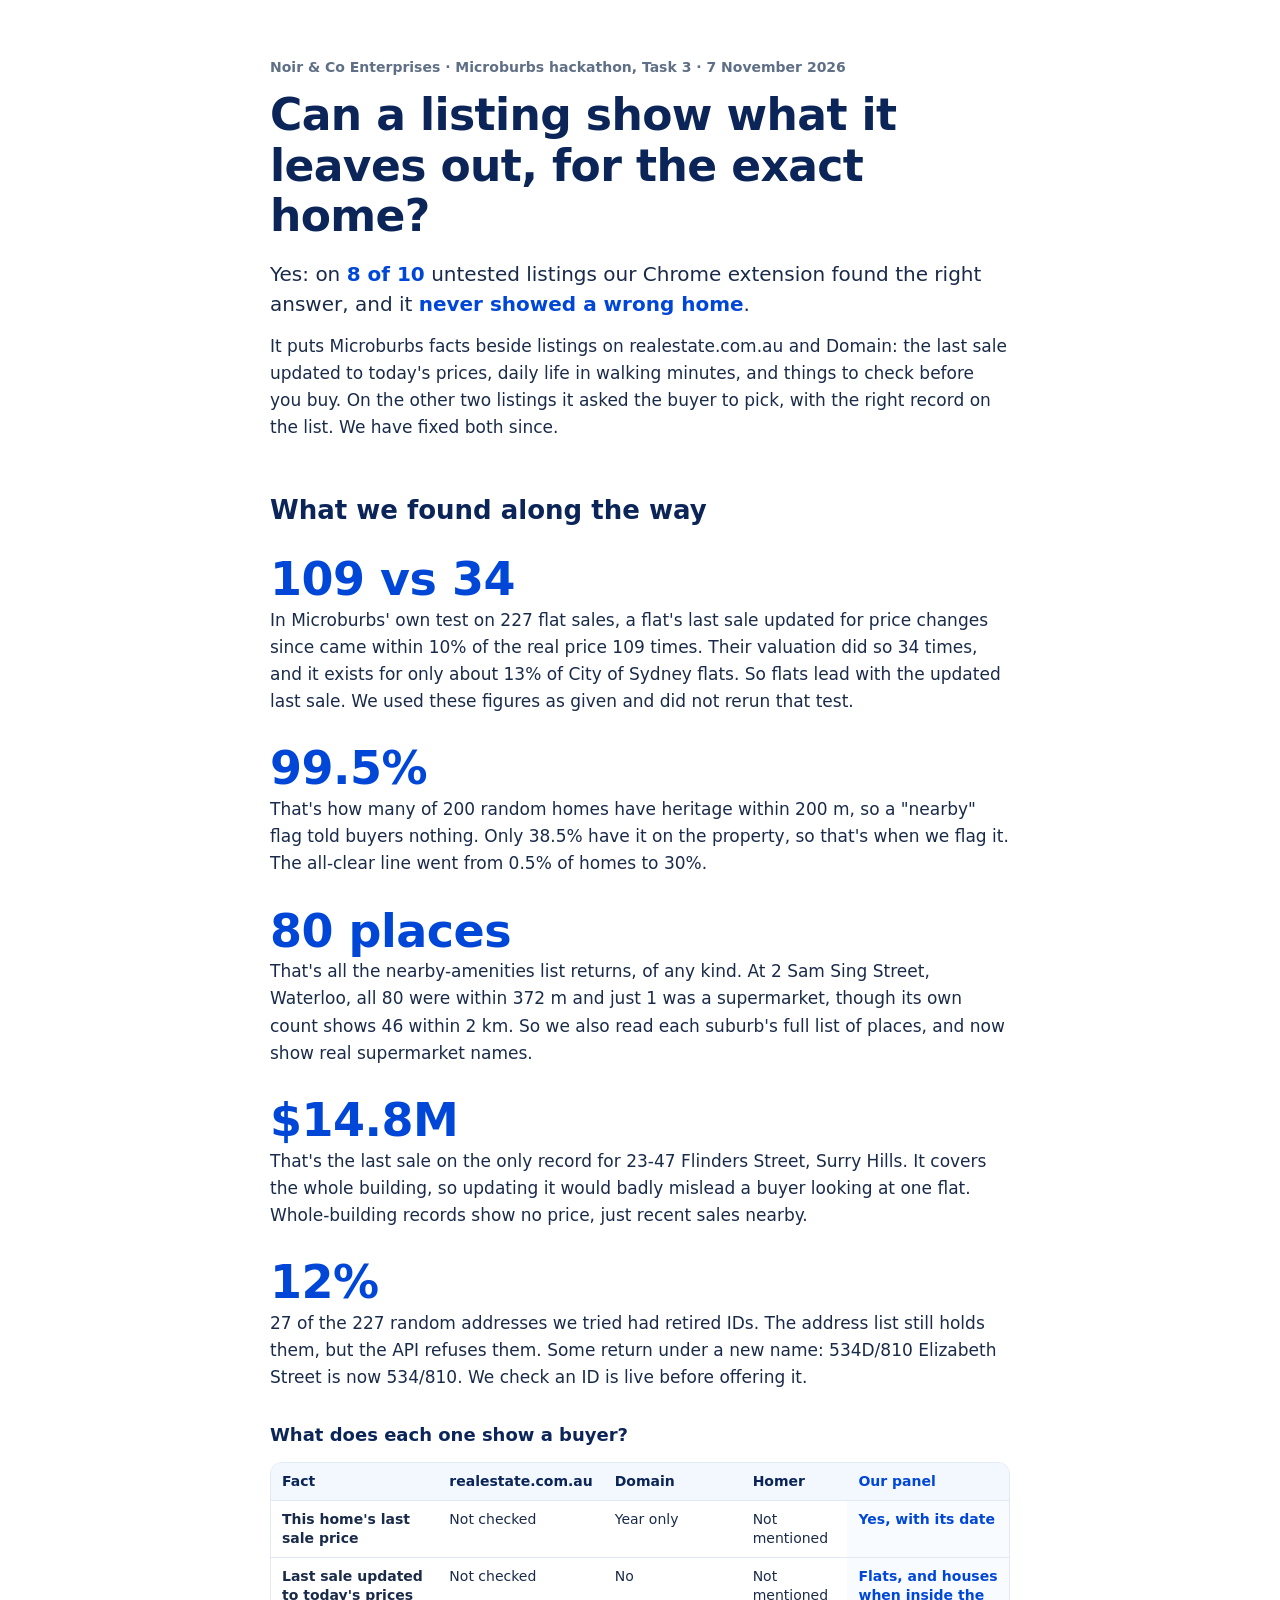
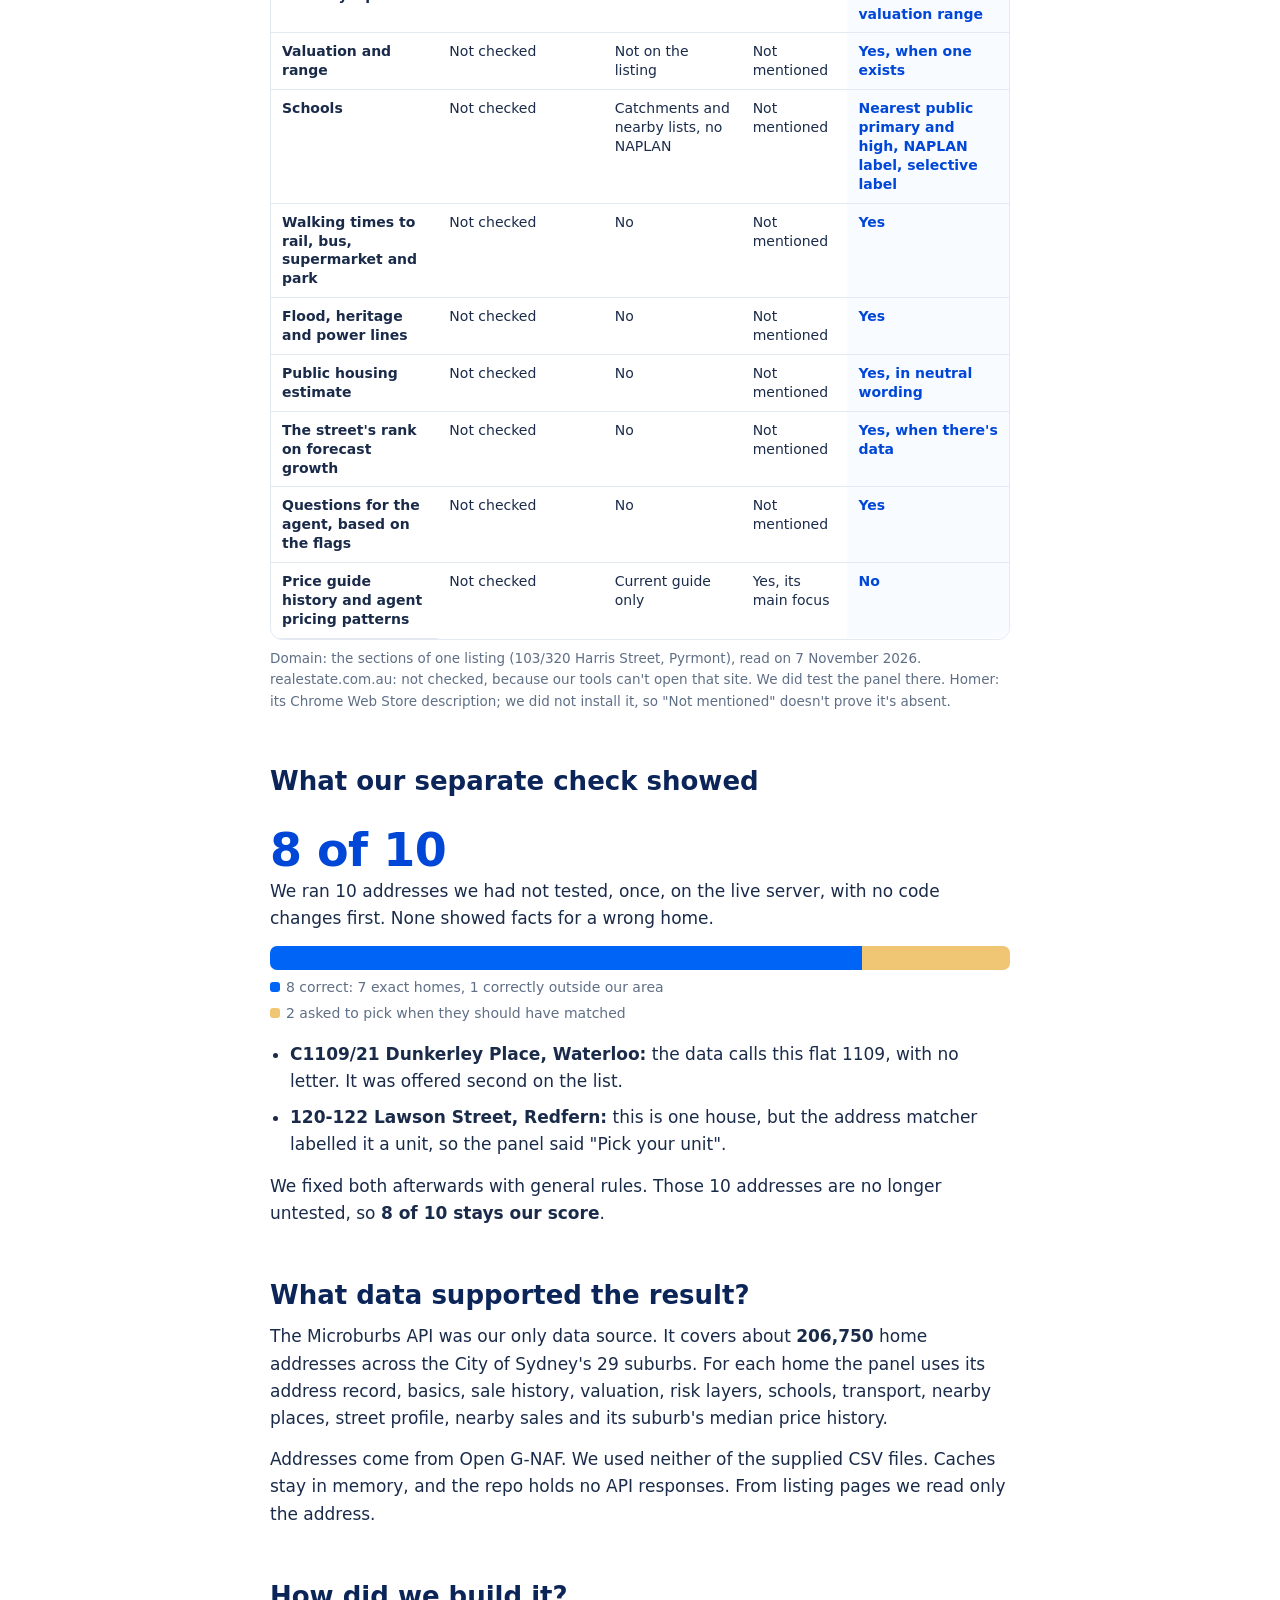
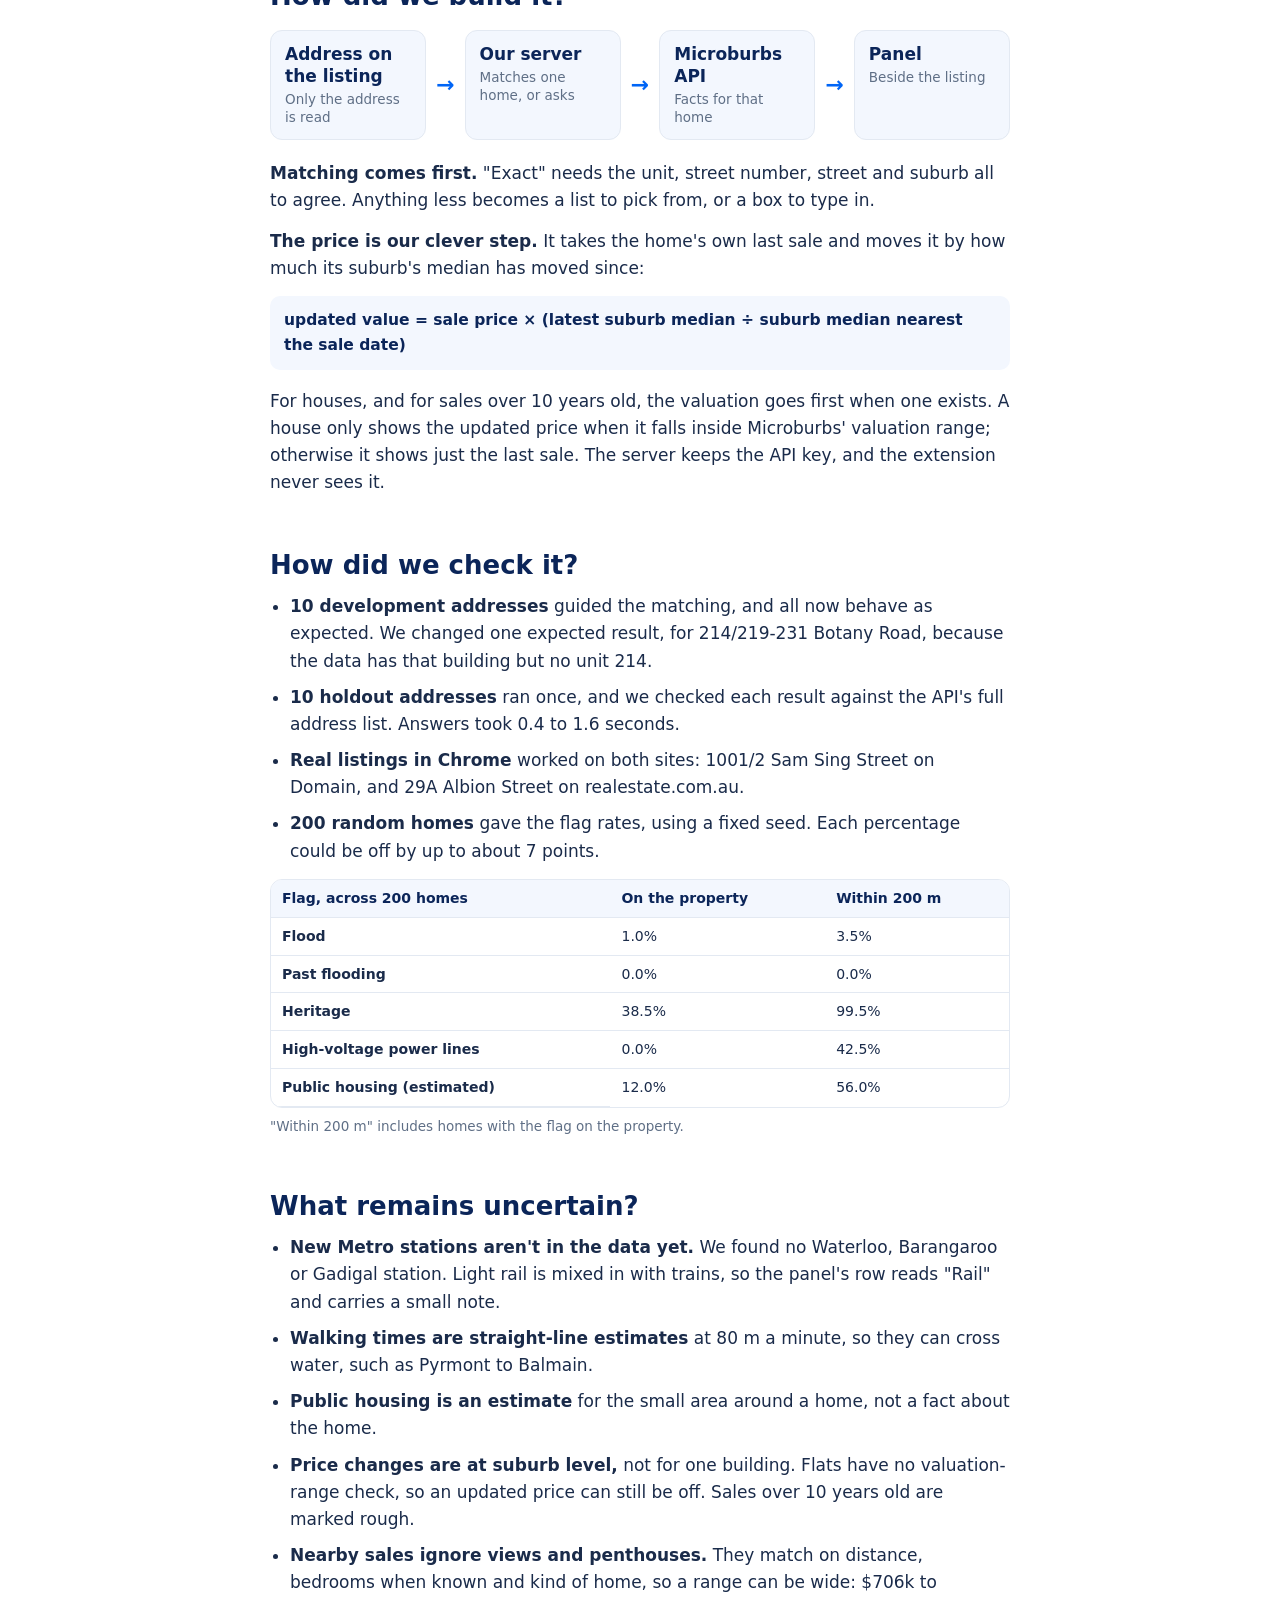
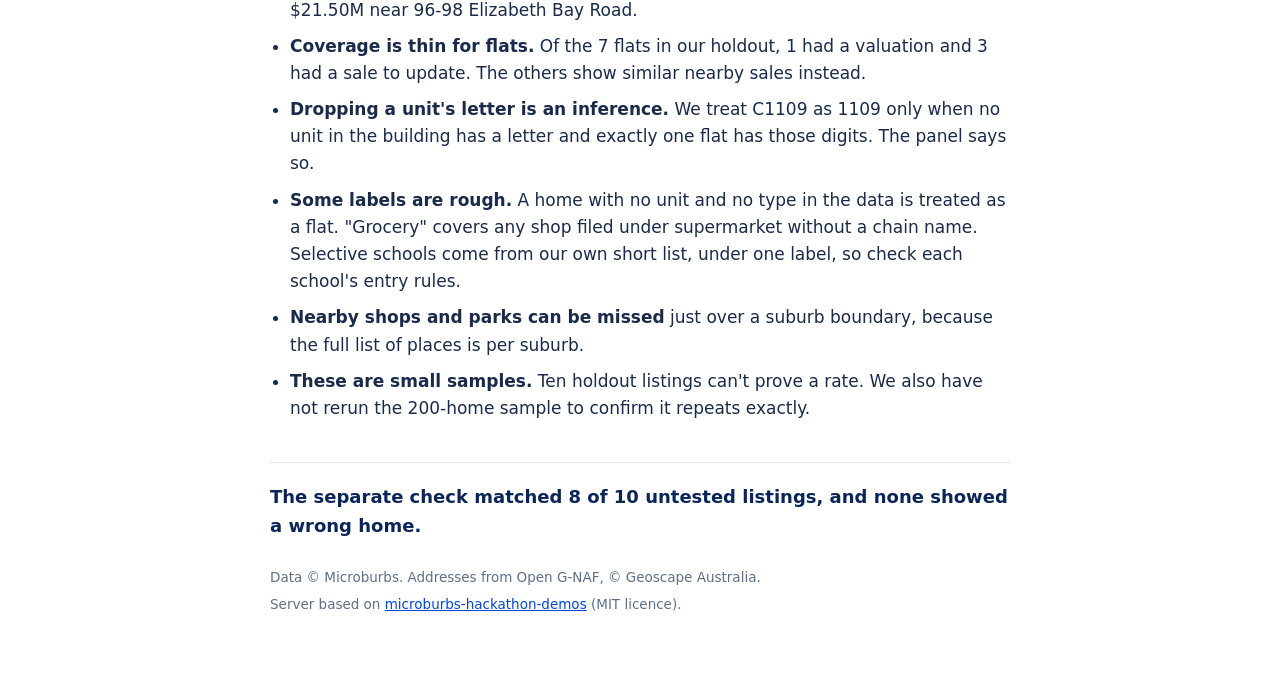
<file: report.html>
<!doctype html>
<html lang="en">
<head>
<meta charset="utf-8">
<meta name="viewport" content="width=device-width, initial-scale=1">
<title>Can a listing show what it leaves out? | Noir &amp; Co Enterprises</title>
<style>
  :root {
    --ink: #1a2b4a; --navy: #0b2559; --grey: #5f6f86; --line: #e3e9f2; --soft: #f3f7fe;
    --blue: #0065f6; --deep: #0047d8; --green: #0b8f5a; --miss: #c27803;
  }
  * { box-sizing: border-box; }
  body {
    margin: 0; background: #fff; color: var(--ink);
    font: 400 17px/1.6 "Avenir Next", Avenir, Montserrat, "Segoe UI", -apple-system, system-ui, sans-serif;
    -webkit-font-smoothing: antialiased;
  }
  main { max-width: 780px; margin: 0 auto; padding: 56px 20px 64px; }
  .eyebrow { margin: 0 0 12px; font-size: 14px; font-weight: 600; color: var(--grey); }
  h1 { margin: 0 0 18px; font-size: clamp(31px, 6vw, 44px); line-height: 1.14; font-weight: 800; letter-spacing: -.6px; color: var(--navy); }
  h2 { margin: 52px 0 12px; font-size: 26px; line-height: 1.25; font-weight: 800; color: var(--navy); }
  h3 { margin: 30px 0 10px; font-size: 18px; font-weight: 700; color: var(--navy); }
  p { margin: 0 0 14px; }
  .lead { font-size: 20px; line-height: 1.5; }
  .lead strong { color: var(--deep); }
  .big { margin: 28px 0 2px; font-size: clamp(36px, 7vw, 46px); line-height: 1.1; font-weight: 800; letter-spacing: -.5px; color: var(--deep); }
  .big + p { margin-bottom: 0; }
  .bar { display: flex; height: 24px; margin: 14px 0 6px; border-radius: 7px; overflow: hidden; }
  .bar span { display: block; }
  .bar .right { width: 80%; background: var(--blue); }
  .bar .wrong { width: 20%; background: #f0c674; }
  .key { display: flex; flex-wrap: wrap; gap: 4px 18px; font-size: 14px; color: var(--grey); }
  .key i { display: inline-block; width: 10px; height: 10px; margin-right: 6px; border-radius: 3px; }
  .flow { display: flex; align-items: stretch; gap: 10px; margin: 18px 0 20px; }
  .step { flex: 1 1 0; padding: 12px 14px; background: var(--soft); border: 1px solid var(--line); border-radius: 12px; font-weight: 700; color: var(--navy); line-height: 1.3; }
  .step small { display: block; margin-top: 4px; font-weight: 400; font-size: 13.5px; color: var(--grey); }
  .arrow { align-self: center; font-size: 22px; font-weight: 800; color: var(--blue); }
  .sum { margin: 14px 0 18px; padding: 12px 14px; background: var(--soft); border-radius: 10px; font-size: 15.5px; font-weight: 600; color: var(--navy); overflow-wrap: anywhere; }
  .scroll { overflow-x: auto; margin: 12px 0 8px; border: 1px solid var(--line); border-radius: 12px; }
  table { width: 100%; min-width: 660px; border-collapse: collapse; font-size: 14px; line-height: 1.35; }
  th, td { padding: 9px 11px; text-align: left; vertical-align: top; border-bottom: 1px solid var(--line); }
  tr:last-child td { border-bottom: 0; }
  thead th { background: var(--soft); font-weight: 700; color: var(--navy); }
  tbody th { font-weight: 600; }
  td.ours { font-weight: 600; color: var(--deep); background: #f8fbff; }
  thead th.ours { color: var(--deep); }
  .note { font-size: 13.5px; color: var(--grey); }
  ul { margin: 0 0 14px; padding-left: 20px; }
  li { margin-bottom: 9px; }
  .closing { margin-top: 40px; padding-top: 20px; border-top: 1px solid var(--line); font-size: 18px; font-weight: 600; color: var(--navy); }
  footer { margin-top: 26px; font-size: 13.5px; color: var(--grey); }
  footer p { margin-bottom: 6px; }
  a { color: var(--deep); }
  @media (max-width: 620px) {
    .flow { flex-direction: column; }
    .arrow { transform: rotate(90deg); }
  }
</style>
</head>
<body>
<main>
  <p class="eyebrow">Noir &amp; Co Enterprises · Microburbs hackathon, Task 3 · 7 November 2026</p>
  <h1>Can a listing show what it leaves out, for the exact home?</h1>
  <p class="lead">Yes: on <strong>8 of 10</strong> untested listings our Chrome extension found the right answer, and it <strong>never showed a wrong home</strong>.</p>
  <p>It puts Microburbs facts beside listings on realestate.com.au and Domain: the last sale updated to today's prices, daily life in walking minutes, and things to check before you buy. On the other two listings it asked the buyer to pick, with the right record on the list. We have fixed both since.</p>

  <h2>What we found along the way</h2>

  <p class="big">109 vs 34</p>
  <p>In Microburbs' own test on 227 flat sales, a flat's last sale updated for price changes since came within 10% of the real price 109 times. Their valuation did so 34 times, and it exists for only about 13% of City of Sydney flats. So flats lead with the updated last sale. We used these figures as given and did not rerun that test.</p>

  <p class="big">99.5%</p>
  <p>That's how many of 200 random homes have heritage within 200 m, so a "nearby" flag told buyers nothing. Only 38.5% have it on the property, so that's when we flag it. The all-clear line went from 0.5% of homes to 30%.</p>

  <p class="big">80 places</p>
  <p>That's all the nearby-amenities list returns, of any kind. At 2 Sam Sing Street, Waterloo, all 80 were within 372 m and just 1 was a supermarket, though its own count shows 46 within 2 km. So we also read each suburb's full list of places, and now show real supermarket names.</p>

  <p class="big">$14.8M</p>
  <p>That's the last sale on the only record for 23-47 Flinders Street, Surry Hills. It covers the whole building, so updating it would badly mislead a buyer looking at one flat. Whole-building records show no price, just recent sales nearby.</p>

  <p class="big">12%</p>
  <p>27 of the 227 random addresses we tried had retired IDs. The address list still holds them, but the API refuses them. Some return under a new name: 534D/810 Elizabeth Street is now 534/810. We check an ID is live before offering it.</p>

  <h3>What does each one show a buyer?</h3>
  <div class="scroll">
    <table>
      <thead>
        <tr><th>Fact</th><th>realestate.com.au</th><th>Domain</th><th>Homer</th><th class="ours">Our panel</th></tr>
      </thead>
      <tbody>
        <tr><th>This home's last sale price</th><td>Not checked</td><td>Year only</td><td>Not mentioned</td><td class="ours">Yes, with its date</td></tr>
        <tr><th>Last sale updated to today's prices</th><td>Not checked</td><td>No</td><td>Not mentioned</td><td class="ours">Flats, and houses when inside the valuation range</td></tr>
        <tr><th>Valuation and range</th><td>Not checked</td><td>Not on the listing</td><td>Not mentioned</td><td class="ours">Yes, when one exists</td></tr>
        <tr><th>Schools</th><td>Not checked</td><td>Catchments and nearby lists, no NAPLAN</td><td>Not mentioned</td><td class="ours">Nearest public primary and high, NAPLAN label, selective label</td></tr>
        <tr><th>Walking times to rail, bus, supermarket and park</th><td>Not checked</td><td>No</td><td>Not mentioned</td><td class="ours">Yes</td></tr>
        <tr><th>Flood, heritage and power lines</th><td>Not checked</td><td>No</td><td>Not mentioned</td><td class="ours">Yes</td></tr>
        <tr><th>Public housing estimate</th><td>Not checked</td><td>No</td><td>Not mentioned</td><td class="ours">Yes, in neutral wording</td></tr>
        <tr><th>The street's rank on forecast growth</th><td>Not checked</td><td>No</td><td>Not mentioned</td><td class="ours">Yes, when there's data</td></tr>
        <tr><th>Questions for the agent, based on the flags</th><td>Not checked</td><td>No</td><td>Not mentioned</td><td class="ours">Yes</td></tr>
        <tr><th>Price guide history and agent pricing patterns</th><td>Not checked</td><td>Current guide only</td><td>Yes, its main focus</td><td class="ours">No</td></tr>
      </tbody>
    </table>
  </div>
  <p class="note">Domain: the sections of one listing (103/320 Harris Street, Pyrmont), read on 7 November 2026. realestate.com.au: not checked, because our tools can't open that site. We did test the panel there. Homer: its Chrome Web Store description; we did not install it, so "Not mentioned" doesn't prove it's absent.</p>

  <h2>What our separate check showed</h2>
  <p class="big">8 of 10</p>
  <p>We ran 10 addresses we had not tested, once, on the live server, with no code changes first. None showed facts for a wrong home.</p>
  <div class="bar" role="img" aria-label="8 of 10 correct, 2 asked the buyer to pick when they should have matched"><span class="right"></span><span class="wrong"></span></div>
  <div class="key"><span><i style="background:var(--blue)"></i>8 correct: 7 exact homes, 1 correctly outside our area</span><span><i style="background:#f0c674"></i>2 asked to pick when they should have matched</span></div>
  <ul style="margin-top:16px">
    <li><strong>C1109/21 Dunkerley Place, Waterloo:</strong> the data calls this flat 1109, with no letter. It was offered second on the list.</li>
    <li><strong>120-122 Lawson Street, Redfern:</strong> this is one house, but the address matcher labelled it a unit, so the panel said "Pick your unit".</li>
  </ul>
  <p>We fixed both afterwards with general rules. Those 10 addresses are no longer untested, so <strong>8 of 10 stays our score</strong>.</p>

  <h2>What data supported the result?</h2>
  <p>The Microburbs API was our only data source. It covers about <strong>206,750</strong> home addresses across the City of Sydney's 29 suburbs. For each home the panel uses its address record, basics, sale history, valuation, risk layers, schools, transport, nearby places, street profile, nearby sales and its suburb's median price history.</p>
  <p>Addresses come from Open G-NAF. We used neither of the supplied CSV files. Caches stay in memory, and the repo holds no API responses. From listing pages we read only the address.</p>

  <h2>How did we build it?</h2>
  <div class="flow" role="img" aria-label="The address on the listing goes to our server, which matches one home and fetches its facts from Microburbs, then the panel shows them beside the listing">
    <div class="step">Address on the listing<small>Only the address is read</small></div>
    <div class="arrow" aria-hidden="true">→</div>
    <div class="step">Our server<small>Matches one home, or asks</small></div>
    <div class="arrow" aria-hidden="true">→</div>
    <div class="step">Microburbs API<small>Facts for that home</small></div>
    <div class="arrow" aria-hidden="true">→</div>
    <div class="step">Panel<small>Beside the listing</small></div>
  </div>
  <p><strong>Matching comes first.</strong> "Exact" needs the unit, street number, street and suburb all to agree. Anything less becomes a list to pick from, or a box to type in.</p>
  <p><strong>The price is our clever step.</strong> It takes the home's own last sale and moves it by how much its suburb's median has moved since:</p>
  <p class="sum">updated value = sale price × (latest suburb median ÷ suburb median nearest the sale date)</p>
  <p>For houses, and for sales over 10 years old, the valuation goes first when one exists. A house only shows the updated price when it falls inside Microburbs' valuation range; otherwise it shows just the last sale. The server keeps the API key, and the extension never sees it.</p>

  <h2>How did we check it?</h2>
  <ul>
    <li><strong>10 development addresses</strong> guided the matching, and all now behave as expected. We changed one expected result, for 214/219-231 Botany Road, because the data has that building but no unit 214.</li>
    <li><strong>10 holdout addresses</strong> ran once, and we checked each result against the API's full address list. Answers took 0.4 to 1.6 seconds.</li>
    <li><strong>Real listings in Chrome</strong> worked on both sites: 1001/2 Sam Sing Street on Domain, and 29A Albion Street on realestate.com.au.</li>
    <li><strong>200 random homes</strong> gave the flag rates, using a fixed seed. Each percentage could be off by up to about 7 points.</li>
  </ul>
  <div class="scroll">
    <table style="min-width:440px">
      <thead><tr><th>Flag, across 200 homes</th><th>On the property</th><th>Within 200 m</th></tr></thead>
      <tbody>
        <tr><th>Flood</th><td>1.0%</td><td>3.5%</td></tr>
        <tr><th>Past flooding</th><td>0.0%</td><td>0.0%</td></tr>
        <tr><th>Heritage</th><td>38.5%</td><td>99.5%</td></tr>
        <tr><th>High-voltage power lines</th><td>0.0%</td><td>42.5%</td></tr>
        <tr><th>Public housing (estimated)</th><td>12.0%</td><td>56.0%</td></tr>
      </tbody>
    </table>
  </div>
  <p class="note">"Within 200 m" includes homes with the flag on the property.</p>

  <h2>What remains uncertain?</h2>
  <ul>
    <li><strong>New Metro stations aren't in the data yet.</strong> We found no Waterloo, Barangaroo or Gadigal station. Light rail is mixed in with trains, so the panel's row reads "Rail" and carries a small note.</li>
    <li><strong>Walking times are straight-line estimates</strong> at 80 m a minute, so they can cross water, such as Pyrmont to Balmain.</li>
    <li><strong>Public housing is an estimate</strong> for the small area around a home, not a fact about the home.</li>
    <li><strong>Price changes are at suburb level,</strong> not for one building. Flats have no valuation-range check, so an updated price can still be off. Sales over 10 years old are marked rough.</li>
    <li><strong>Nearby sales ignore views and penthouses.</strong> They match on distance, bedrooms when known and kind of home, so a range can be wide: $706k to $21.50M near 96-98 Elizabeth Bay Road.</li>
    <li><strong>Coverage is thin for flats.</strong> Of the 7 flats in our holdout, 1 had a valuation and 3 had a sale to update. The others show similar nearby sales instead.</li>
    <li><strong>Dropping a unit's letter is an inference.</strong> We treat C1109 as 1109 only when no unit in the building has a letter and exactly one flat has those digits. The panel says so.</li>
    <li><strong>Some labels are rough.</strong> A home with no unit and no type in the data is treated as a flat. "Grocery" covers any shop filed under supermarket without a chain name. Selective schools come from our own short list, under one label, so check each school's entry rules.</li>
    <li><strong>Nearby shops and parks can be missed</strong> just over a suburb boundary, because the full list of places is per suburb.</li>
    <li><strong>These are small samples.</strong> Ten holdout listings can't prove a rate. We also have not rerun the 200-home sample to confirm it repeats exactly.</li>
  </ul>

  <p class="closing">The separate check matched 8 of 10 untested listings, and none showed a wrong home.</p>

  <footer>
    <p>Data © Microburbs. Addresses from Open G-NAF, © Geoscape Australia.</p>
    <p>Server based on <a href="https://github.com/Microburbs/microburbs-hackathon-demos">microburbs-hackathon-demos</a> (MIT licence).</p>
  </footer>
</main>
</body>
</html>
</file>
